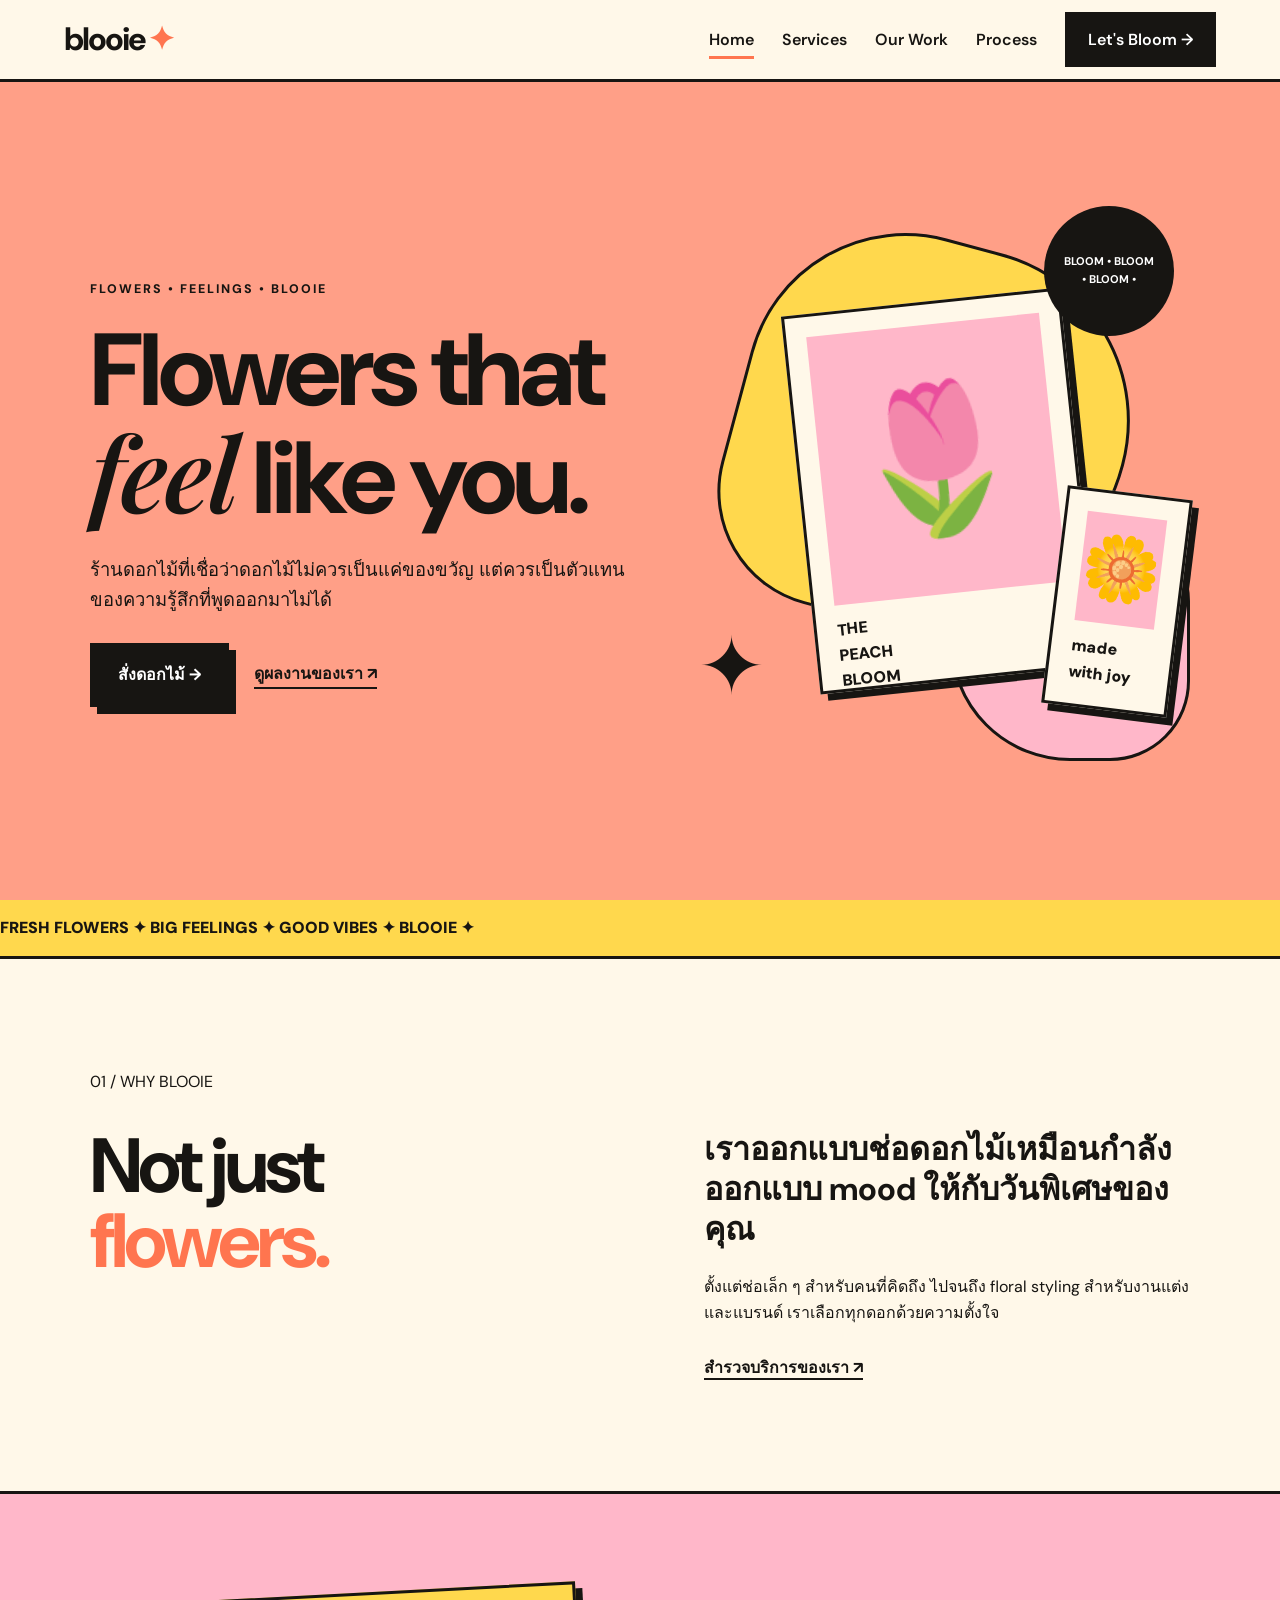
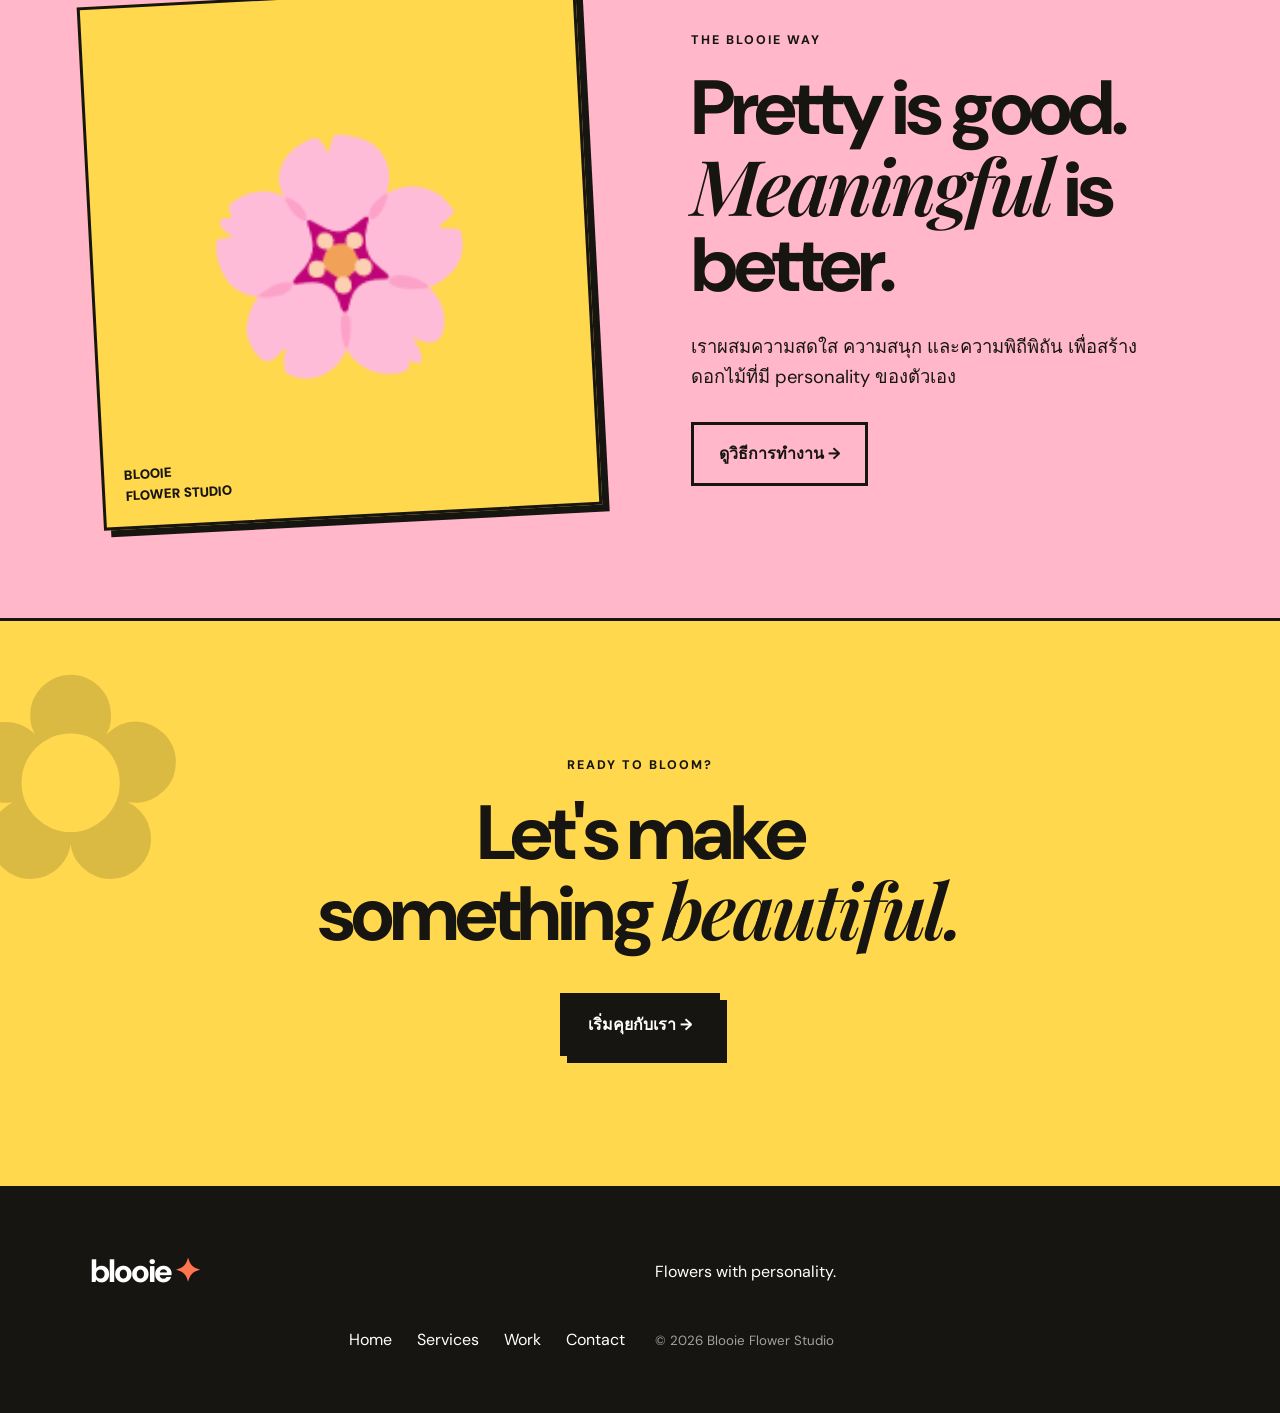
<file: index.html>
<!DOCTYPE html>
<html lang="th">
<head>
  <meta charset="UTF-8">
  <meta name="viewport" content="width=device-width, initial-scale=1.0">
  <title>Blooie — Flowers with Personality</title>
  <link rel="stylesheet" href="style.css">
</head>
<body>

<header class="navbar">
  <a href="index.html" class="logo">blooie<span>✦</span></a>

  <button class="menu-toggle" aria-label="เปิดเมนู">☰</button>

  <nav>
    <a href="index.html" class="active">Home</a>
    <a href="services.html">Services</a>
    <a href="work.html">Our Work</a>
    <a href="process.html">Process</a>
    <a href="contact.html" class="nav-cta">Let's Bloom →</a>
  </nav>
</header>

<main>

<section class="hero">
  <div class="hero-copy">
    <span class="eyebrow">FLOWERS • FEELINGS • BLOOIE</span>
    <h1>Flowers that<br><em>feel</em> like you.</h1>
    <p>
      ร้านดอกไม้ที่เชื่อว่าดอกไม้ไม่ควรเป็นแค่ของขวัญ
      แต่ควรเป็นตัวแทนของความรู้สึกที่พูดออกมาไม่ได้
    </p>

    <div class="hero-actions">
      <a href="contact.html" class="btn btn-dark">สั่งดอกไม้ →</a>
      <a href="work.html" class="text-link">ดูผลงานของเรา ↗</a>
    </div>
  </div>

  <div class="hero-art">
    <div class="blob blob-yellow"></div>
    <div class="blob blob-peach"></div>
    <div class="circle-text">BLOOM • BLOOM • BLOOM • </div>

    <div class="flower-card flower-main">
      <div class="flower-emoji">🌷</div>
      <span>THE<br>PEACH<br>BLOOM</span>
    </div>

    <div class="flower-card flower-small">
      <div class="flower-emoji">🌼</div>
      <span>made<br>with joy</span>
    </div>

    <div class="star">✦</div>
  </div>
</section>

<section class="ticker">
  <div>FRESH FLOWERS ✦ BIG FEELINGS ✦ GOOD VIBES ✦ BLOOIE ✦</div>
</section>

<section class="intro section">
  <div class="section-label">01 / WHY BLOOIE</div>
  <div class="intro-grid">
    <h2>Not just<br><span>flowers.</span></h2>
    <div>
      <p class="large-copy">
        เราออกแบบช่อดอกไม้เหมือนกำลังออกแบบ mood
        ให้กับวันพิเศษของคุณ
      </p>
      <p>
        ตั้งแต่ช่อเล็ก ๆ สำหรับคนที่คิดถึง ไปจนถึง floral styling
        สำหรับงานแต่งและแบรนด์ เราเลือกทุกดอกด้วยความตั้งใจ
      </p>
      <a href="services.html" class="arrow-link">สำรวจบริการของเรา ↗</a>
    </div>
  </div>
</section>

<section class="feature-section">
  <div class="feature-image">
    <div class="image-placeholder pink">
      <span>🌸</span>
      <small>BLOOIE<br>FLOWER STUDIO</small>
    </div>
  </div>

  <div class="feature-content">
    <span class="eyebrow">THE BLOOIE WAY</span>
    <h2>Pretty is good.<br><em>Meaningful</em> is better.</h2>
    <p>
      เราผสมความสดใส ความสนุก และความพิถีพิถัน
      เพื่อสร้างดอกไม้ที่มี personality ของตัวเอง
    </p>
    <a href="process.html" class="btn btn-outline">ดูวิธีการทำงาน →</a>
  </div>
</section>

<section class="cta-section">
  <div class="cta-shape">✿</div>
  <span class="eyebrow">READY TO BLOOM?</span>
  <h2>Let's make<br>something <em>beautiful.</em></h2>
  <a href="contact.html" class="btn btn-dark">เริ่มคุยกับเรา →</a>
</section>

</main>

<footer>
  <div class="footer-logo">blooie<span>✦</span></div>
  <p>Flowers with personality.</p>
  <div class="footer-links">
    <a href="index.html">Home</a>
    <a href="services.html">Services</a>
    <a href="work.html">Work</a>
    <a href="contact.html">Contact</a>
  </div>
  <small>© 2026 Blooie Flower Studio</small>
</footer>

<script src="script.js"></script>
</body>
</html>
</file>
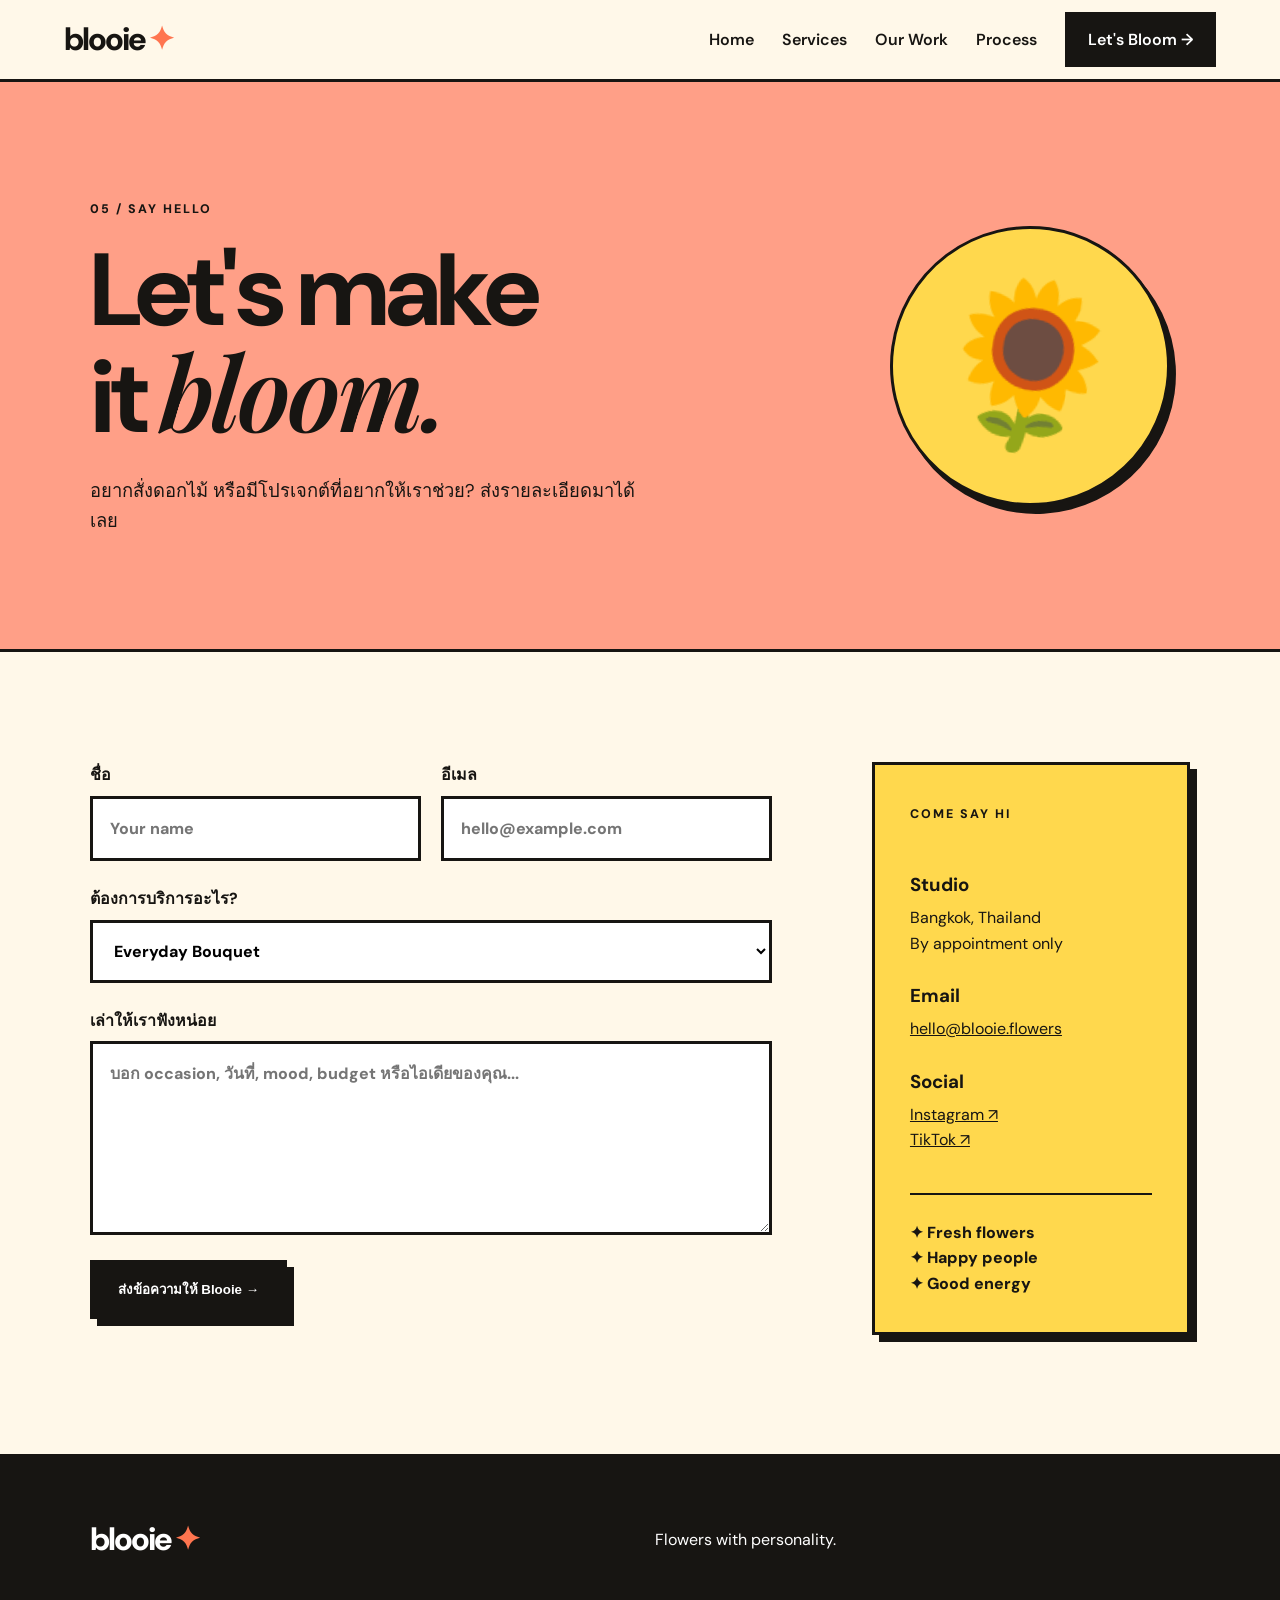
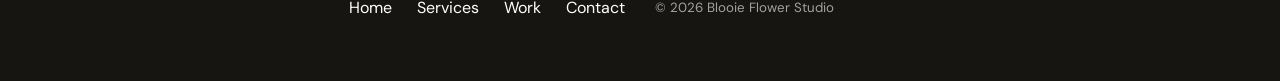
<file: contact.html>
<!DOCTYPE html>
<html lang="th">
<head>
  <meta charset="UTF-8">
  <meta name="viewport" content="width=device-width, initial-scale=1.0">
  <title>Contact — Blooie</title>
  <link rel="stylesheet" href="style.css">
</head>
<body>

<header class="navbar">
  <a href="index.html" class="logo">blooie<span>✦</span></a>
  <button class="menu-toggle">☰</button>
  <nav>
    <a href="index.html">Home</a>
    <a href="services.html">Services</a>
    <a href="work.html">Our Work</a>
    <a href="process.html">Process</a>
    <a href="contact.html" class="nav-cta active">Let's Bloom →</a>
  </nav>
</header>

<main>

<section class="contact-hero">
  <div>
    <span class="eyebrow">05 / SAY HELLO</span>
    <h1>Let's make<br>it <em>bloom.</em></h1>
    <p>
      อยากสั่งดอกไม้ หรือมีโปรเจกต์ที่อยากให้เราช่วย?
      ส่งรายละเอียดมาได้เลย
    </p>
  </div>

  <div class="contact-flower">🌻</div>
</section>

<section class="contact-section section">

  <form class="contact-form" id="contactForm">

    <div class="form-row">
      <label>
        ชื่อ
        <input type="text" name="name" placeholder="Your name" required>
      </label>

      <label>
        อีเมล
        <input type="email" name="email" placeholder="hello@example.com" required>
      </label>
    </div>

    <label>
      ต้องการบริการอะไร?
      <select name="service">
        <option>Everyday Bouquet</option>
        <option>Flower Gifting</option>
        <option>Wedding Flowers</option>
        <option>Brand & Event</option>
        <option>อื่น ๆ</option>
      </select>
    </label>

    <label>
      เล่าให้เราฟังหน่อย
      <textarea name="message" rows="6"
        placeholder="บอก occasion, วันที่, mood, budget หรือไอเดียของคุณ..."></textarea>
    </label>

    <button class="btn btn-dark" type="submit">
      ส่งข้อความให้ Blooie →
    </button>

    <p class="form-message" id="formMessage"></p>
  </form>

  <aside class="contact-info">
    <span class="eyebrow">COME SAY HI</span>

    <h3>Studio</h3>
    <p>Bangkok, Thailand<br>By appointment only</p>

    <h3>Email</h3>
    <a href="mailto:hello@blooie.flowers">hello@blooie.flowers</a>

    <h3>Social</h3>
    <a href="#">Instagram ↗</a>
    <a href="#">TikTok ↗</a>

    <div class="contact-note">
      ✦ Fresh flowers<br>
      ✦ Happy people<br>
      ✦ Good energy
    </div>
  </aside>

</section>

</main>

<footer>
  <div class="footer-logo">blooie<span>✦</span></div>
  <p>Flowers with personality.</p>
  <div class="footer-links">
    <a href="index.html">Home</a>
    <a href="services.html">Services</a>
    <a href="work.html">Work</a>
    <a href="contact.html">Contact</a>
  </div>
  <small>© 2026 Blooie Flower Studio</small>
</footer>

<script src="script.js"></script>
</body>
</html>
</file>
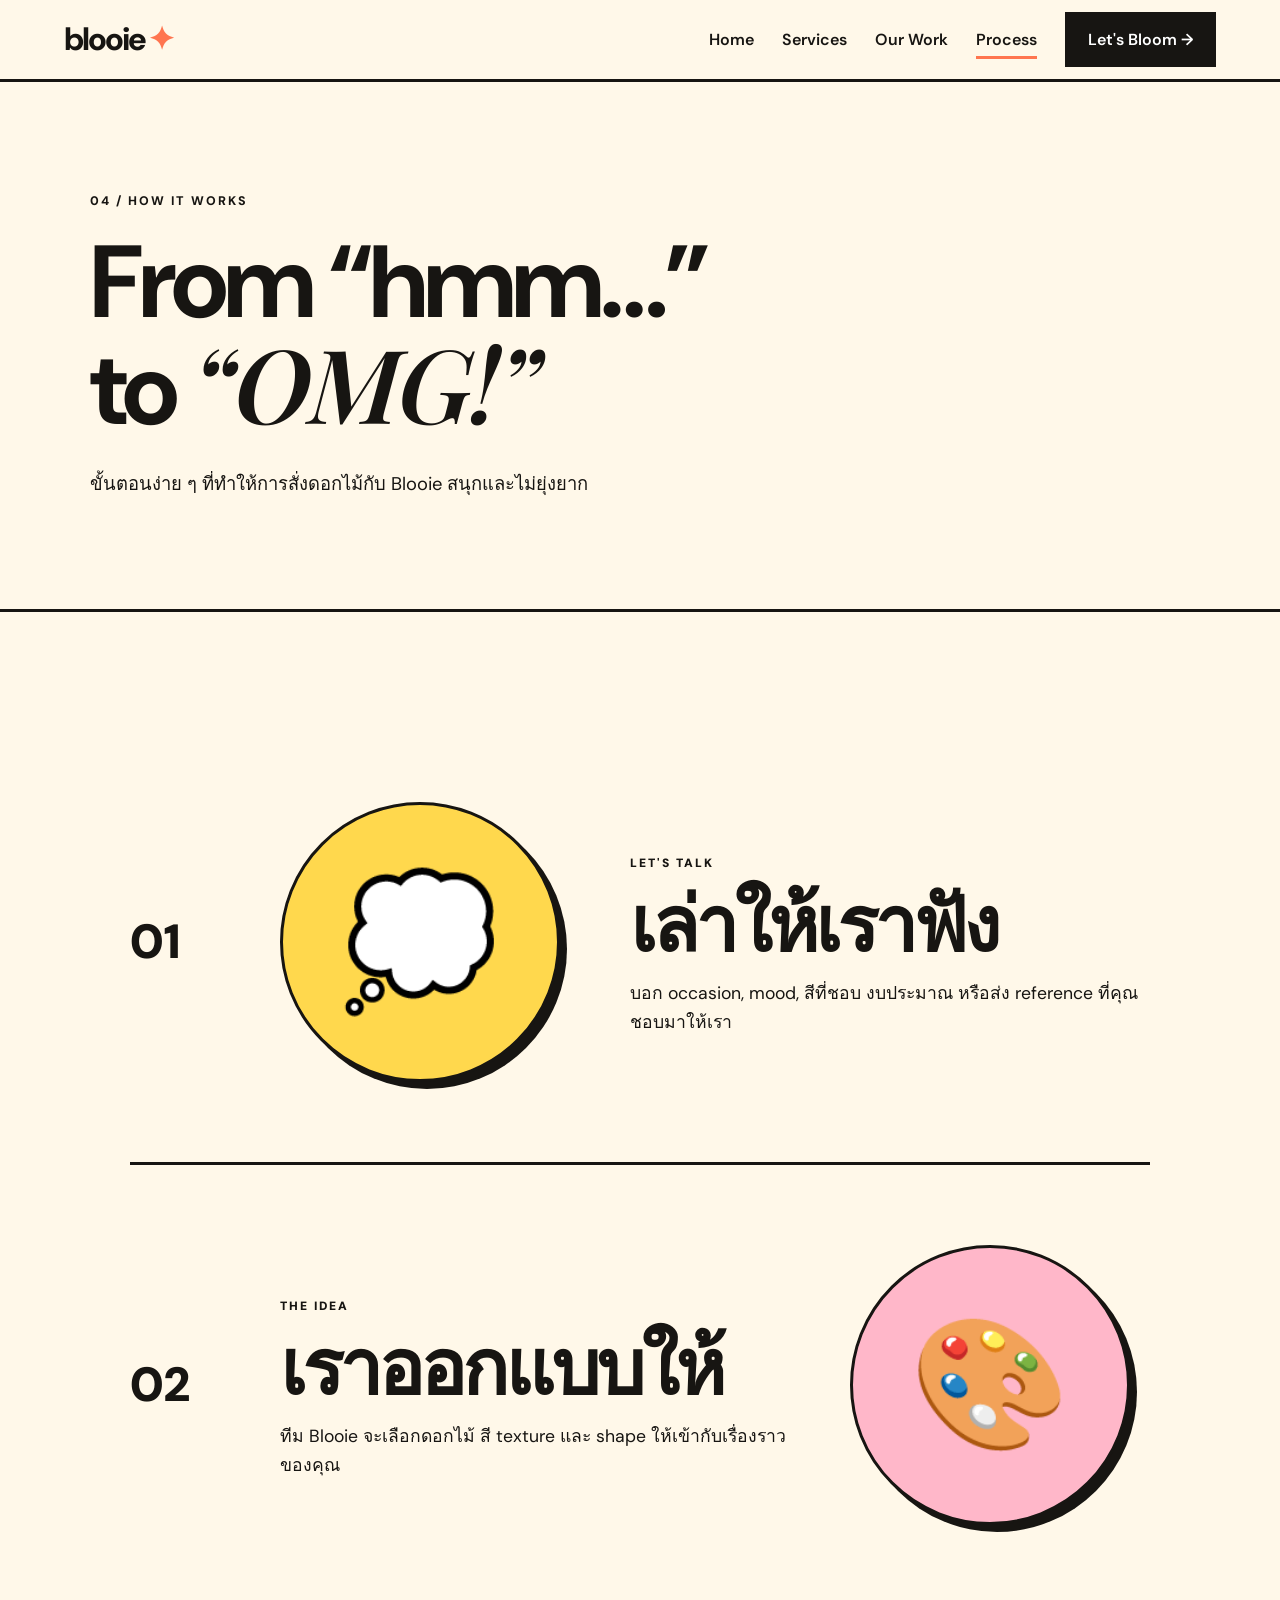
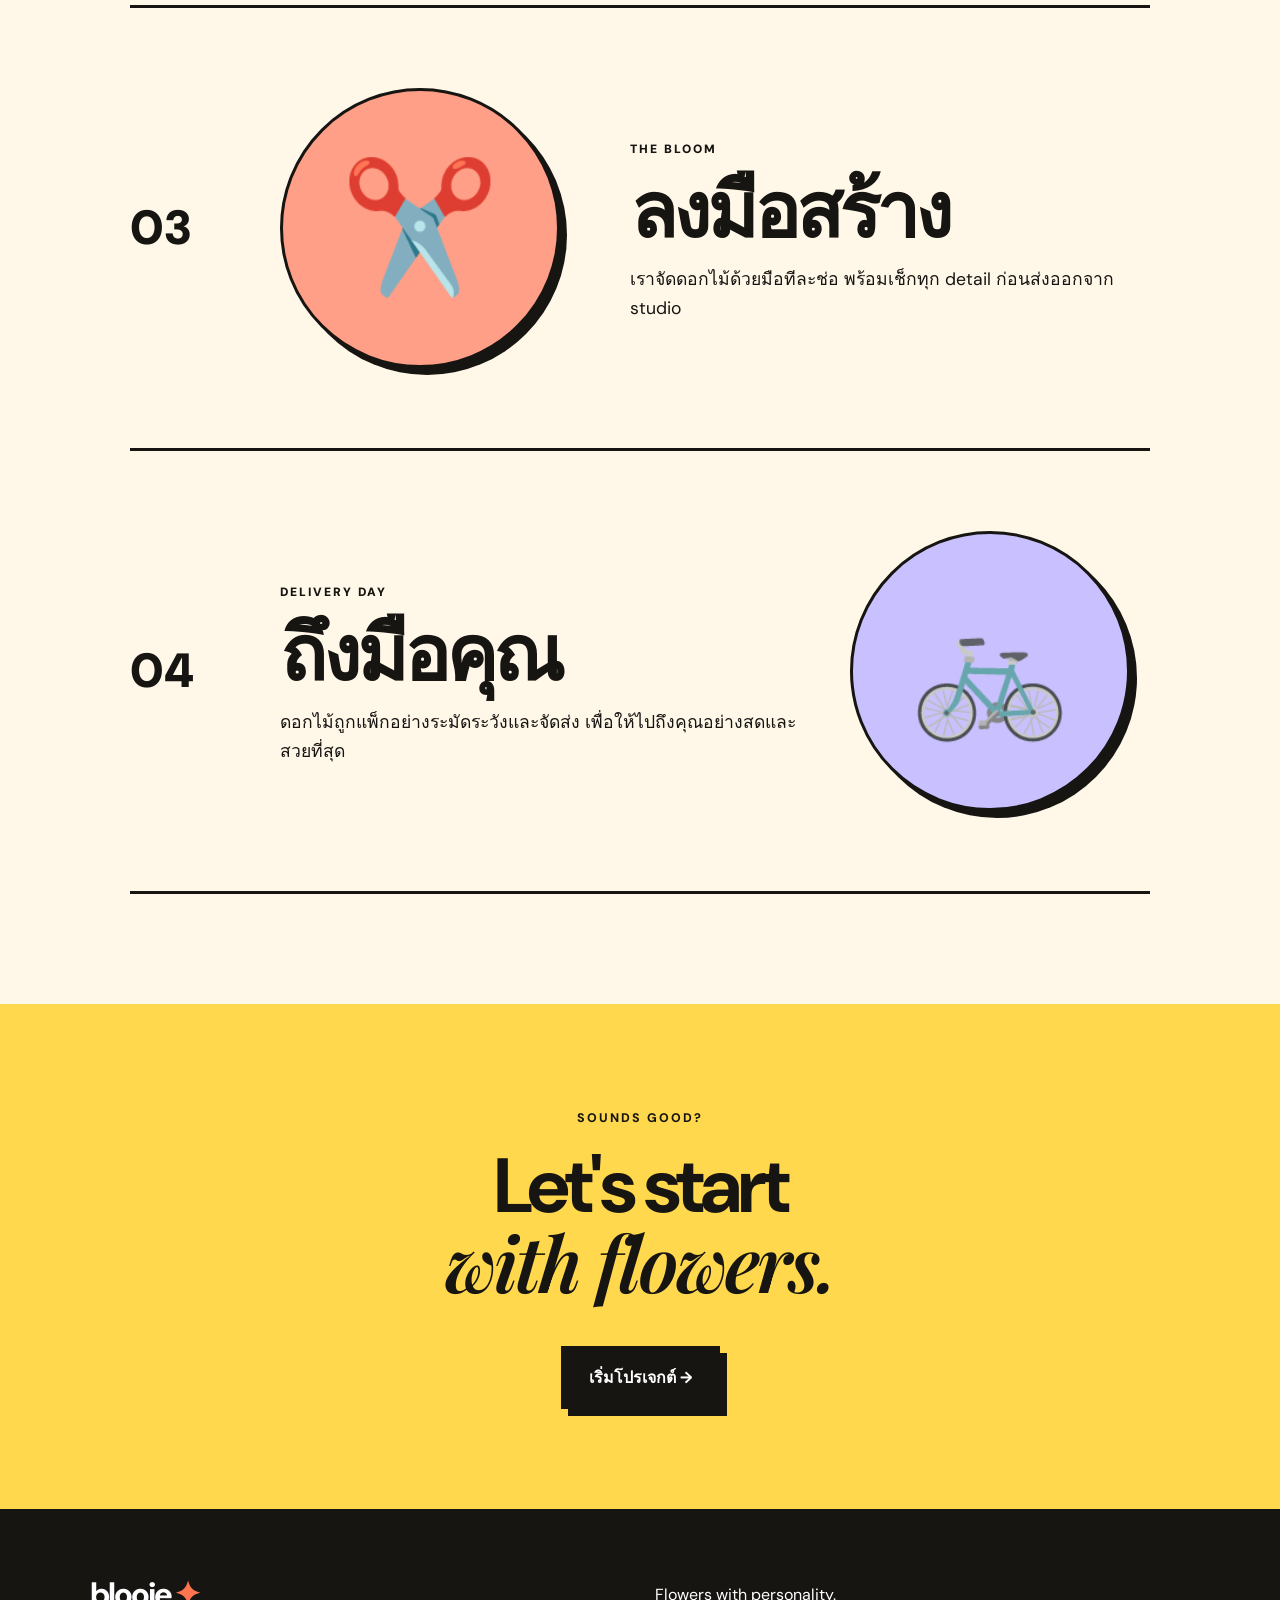
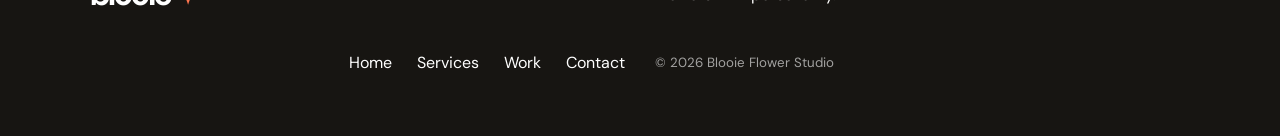
<file: process.html>
<!DOCTYPE html>
<html lang="th">
<head>
  <meta charset="UTF-8">
  <meta name="viewport" content="width=device-width, initial-scale=1.0">
  <title>Process — Blooie</title>
  <link rel="stylesheet" href="style.css">
</head>
<body>

<header class="navbar">
  <a href="index.html" class="logo">blooie<span>✦</span></a>
  <button class="menu-toggle">☰</button>
  <nav>
    <a href="index.html">Home</a>
    <a href="services.html">Services</a>
    <a href="work.html">Our Work</a>
    <a href="process.html" class="active">Process</a>
    <a href="contact.html" class="nav-cta">Let's Bloom →</a>
  </nav>
</header>

<main>

<section class="page-hero cream-bg">
  <span class="eyebrow">04 / HOW IT WORKS</span>
  <h1>From “hmm…”<br>to <em>“OMG!”</em></h1>
  <p>ขั้นตอนง่าย ๆ ที่ทำให้การสั่งดอกไม้กับ Blooie สนุกและไม่ยุ่งยาก</p>
</section>

<section class="process section">

  <div class="process-row">
    <div class="process-num">01</div>
    <div class="process-art">💭</div>
    <div class="process-copy">
      <span>LET'S TALK</span>
      <h2>เล่าให้เราฟัง</h2>
      <p>
        บอก occasion, mood, สีที่ชอบ งบประมาณ
        หรือส่ง reference ที่คุณชอบมาให้เรา
      </p>
    </div>
  </div>

  <div class="process-row reverse">
    <div class="process-num">02</div>
    <div class="process-art">🎨</div>
    <div class="process-copy">
      <span>THE IDEA</span>
      <h2>เราออกแบบให้</h2>
      <p>
        ทีม Blooie จะเลือกดอกไม้ สี texture
        และ shape ให้เข้ากับเรื่องราวของคุณ
      </p>
    </div>
  </div>

  <div class="process-row">
    <div class="process-num">03</div>
    <div class="process-art">✂️</div>
    <div class="process-copy">
      <span>THE BLOOM</span>
      <h2>ลงมือสร้าง</h2>
      <p>
        เราจัดดอกไม้ด้วยมือทีละช่อ
        พร้อมเช็กทุก detail ก่อนส่งออกจาก studio
      </p>
    </div>
  </div>

  <div class="process-row reverse">
    <div class="process-num">04</div>
    <div class="process-art">🚲</div>
    <div class="process-copy">
      <span>DELIVERY DAY</span>
      <h2>ถึงมือคุณ</h2>
      <p>
        ดอกไม้ถูกแพ็กอย่างระมัดระวังและจัดส่ง
        เพื่อให้ไปถึงคุณอย่างสดและสวยที่สุด
      </p>
    </div>
  </div>

</section>

<section class="cta-section small-cta">
  <span class="eyebrow">SOUNDS GOOD?</span>
  <h2>Let's start<br><em>with flowers.</em></h2>
  <a href="contact.html" class="btn btn-dark">เริ่มโปรเจกต์ →</a>
</section>

</main>

<footer>
  <div class="footer-logo">blooie<span>✦</span></div>
  <p>Flowers with personality.</p>
  <div class="footer-links">
    <a href="index.html">Home</a>
    <a href="services.html">Services</a>
    <a href="work.html">Work</a>
    <a href="contact.html">Contact</a>
  </div>
  <small>© 2026 Blooie Flower Studio</small>
</footer>

<script src="script.js"></script>
</body>
</html>
</file>
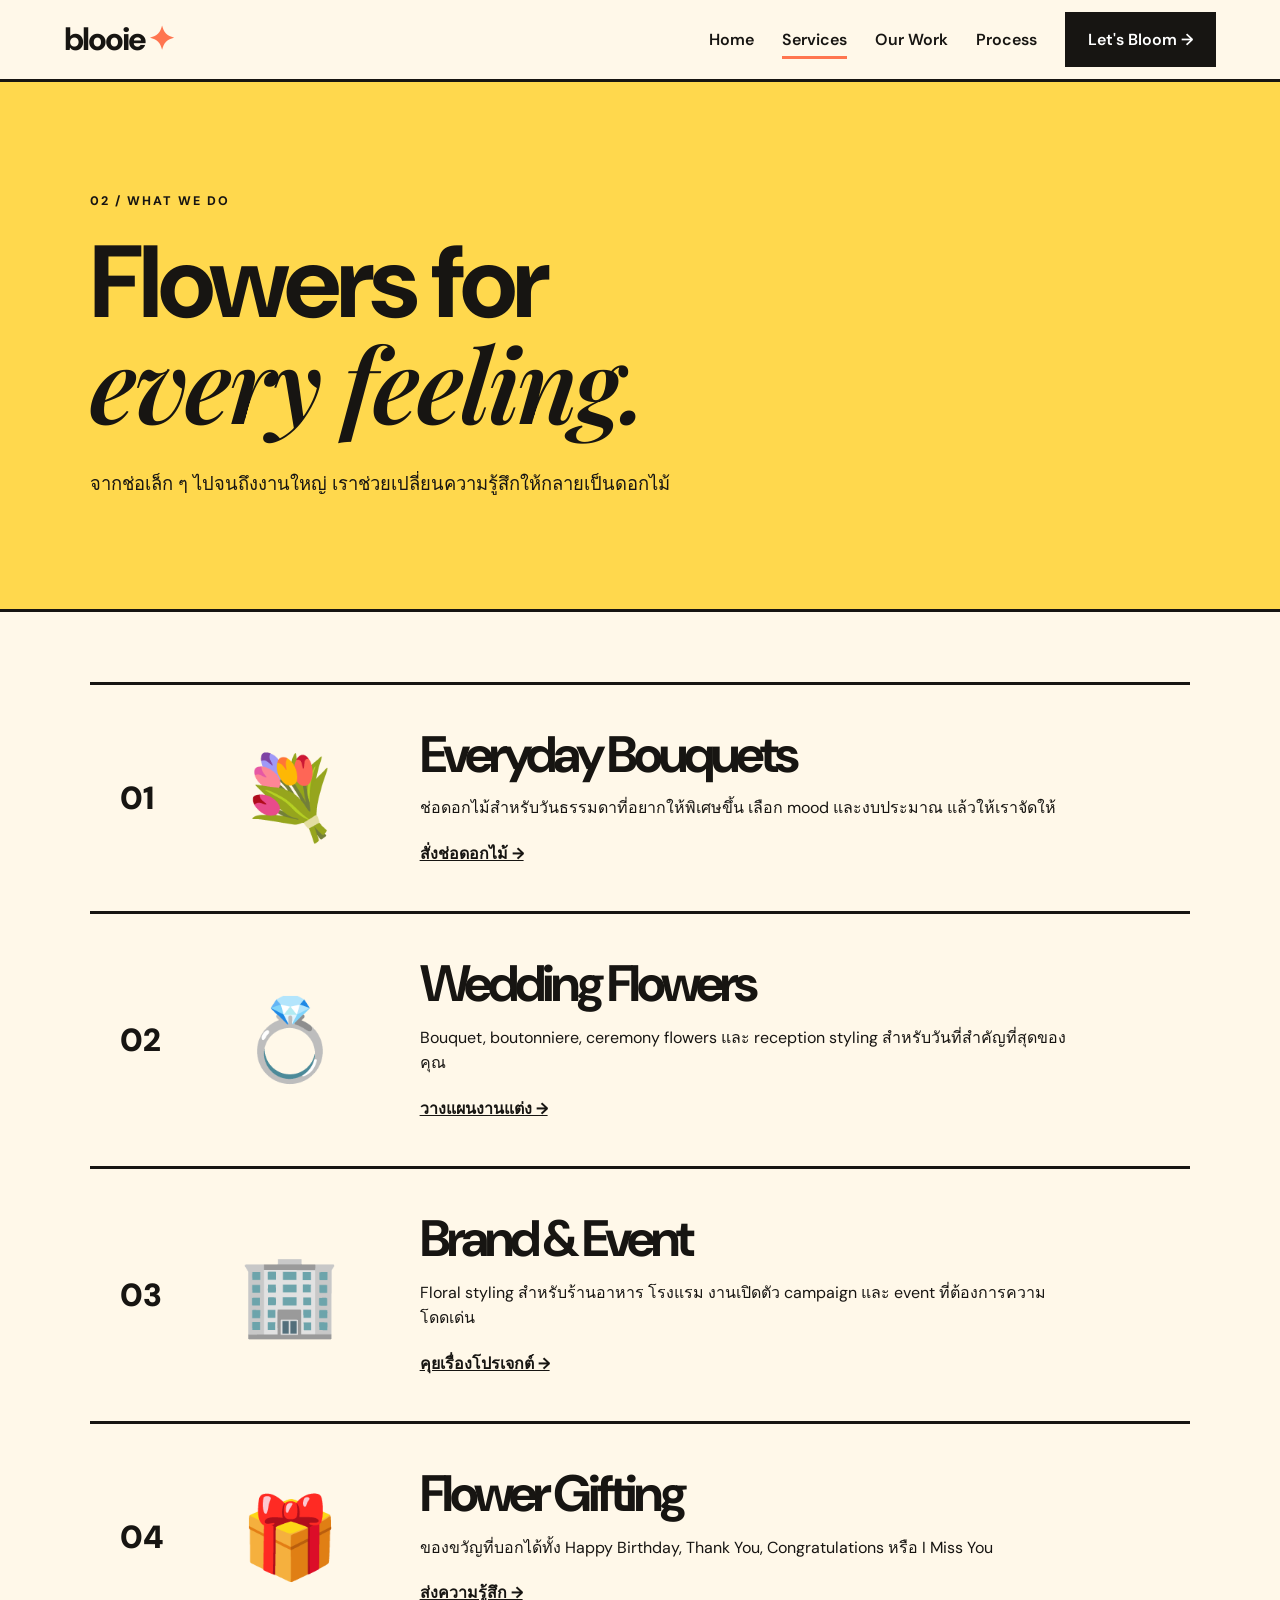
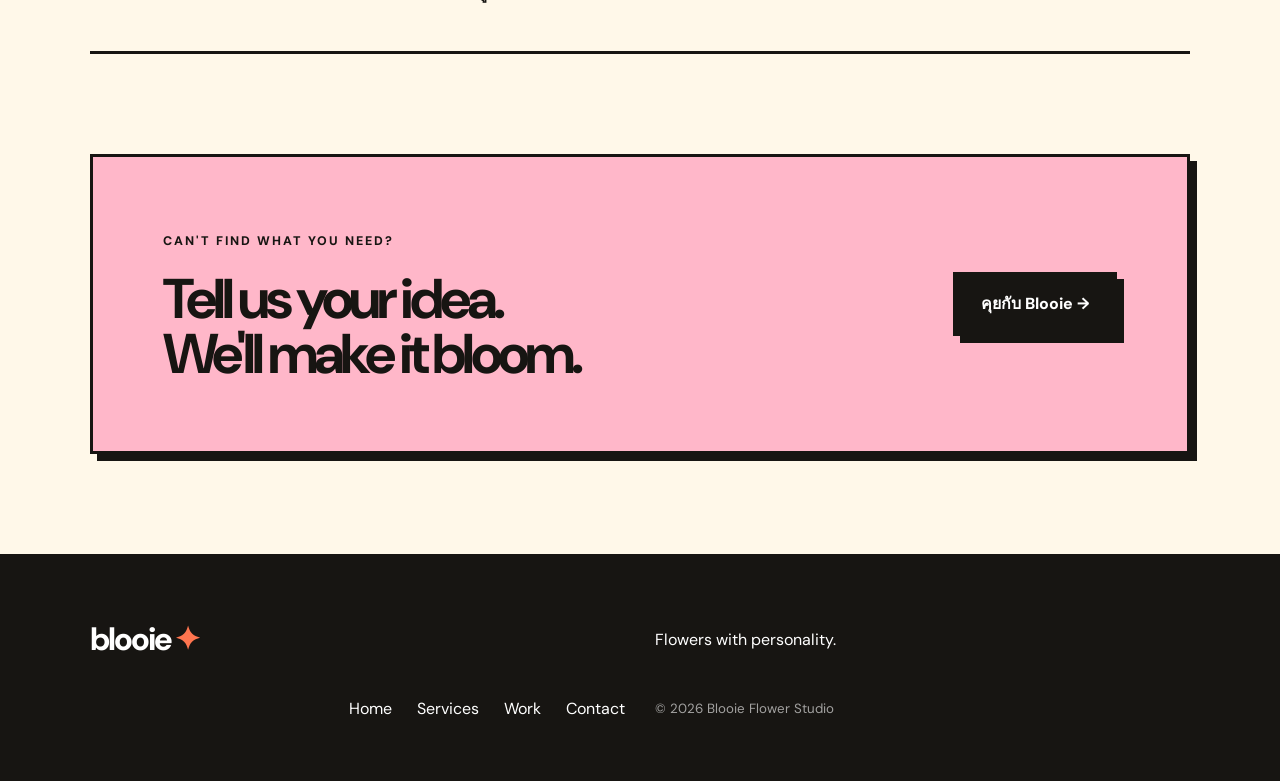
<file: services.html>
<!DOCTYPE html>
<html lang="th">
<head>
  <meta charset="UTF-8">
  <meta name="viewport" content="width=device-width, initial-scale=1.0">
  <title>Services — Blooie</title>
  <link rel="stylesheet" href="style.css">
</head>
<body>

<header class="navbar">
  <a href="index.html" class="logo">blooie<span>✦</span></a>
  <button class="menu-toggle">☰</button>
  <nav>
    <a href="index.html">Home</a>
    <a href="services.html" class="active">Services</a>
    <a href="work.html">Our Work</a>
    <a href="process.html">Process</a>
    <a href="contact.html" class="nav-cta">Let's Bloom →</a>
  </nav>
</header>

<main>

<section class="page-hero yellow-bg">
  <span class="eyebrow">02 / WHAT WE DO</span>
  <h1>Flowers for<br><em>every feeling.</em></h1>
  <p>จากช่อเล็ก ๆ ไปจนถึงงานใหญ่ เราช่วยเปลี่ยนความรู้สึกให้กลายเป็นดอกไม้</p>
</section>

<section class="services section">

  <article class="service-item">
    <div class="service-number">01</div>
    <div class="service-icon">💐</div>
    <div>
      <h2>Everyday Bouquets</h2>
      <p>
        ช่อดอกไม้สำหรับวันธรรมดาที่อยากให้พิเศษขึ้น
        เลือก mood และงบประมาณ แล้วให้เราจัดให้
      </p>
      <a href="contact.html">สั่งช่อดอกไม้ →</a>
    </div>
  </article>

  <article class="service-item peach-card">
    <div class="service-number">02</div>
    <div class="service-icon">💍</div>
    <div>
      <h2>Wedding Flowers</h2>
      <p>
        Bouquet, boutonniere, ceremony flowers และ reception styling
        สำหรับวันที่สำคัญที่สุดของคุณ
      </p>
      <a href="contact.html">วางแผนงานแต่ง →</a>
    </div>
  </article>

  <article class="service-item yellow-card">
    <div class="service-number">03</div>
    <div class="service-icon">🏢</div>
    <div>
      <h2>Brand & Event</h2>
      <p>
        Floral styling สำหรับร้านอาหาร โรงแรม งานเปิดตัว
        campaign และ event ที่ต้องการความโดดเด่น
      </p>
      <a href="contact.html">คุยเรื่องโปรเจกต์ →</a>
    </div>
  </article>

  <article class="service-item">
    <div class="service-number">04</div>
    <div class="service-icon">🎁</div>
    <div>
      <h2>Flower Gifting</h2>
      <p>
        ของขวัญที่บอกได้ทั้ง Happy Birthday, Thank You,
        Congratulations หรือ I Miss You
      </p>
      <a href="contact.html">ส่งความรู้สึก →</a>
    </div>
  </article>

</section>

<section class="mini-cta">
  <div>
    <span class="eyebrow">CAN'T FIND WHAT YOU NEED?</span>
    <h2>Tell us your idea.<br>We'll make it bloom.</h2>
  </div>
  <a href="contact.html" class="btn btn-dark">คุยกับ Blooie →</a>
</section>

</main>

<footer>
  <div class="footer-logo">blooie<span>✦</span></div>
  <p>Flowers with personality.</p>
  <div class="footer-links">
    <a href="index.html">Home</a>
    <a href="services.html">Services</a>
    <a href="work.html">Work</a>
    <a href="contact.html">Contact</a>
  </div>
  <small>© 2026 Blooie Flower Studio</small>
</footer>

<script src="script.js"></script>
</body>
</html>
</file>
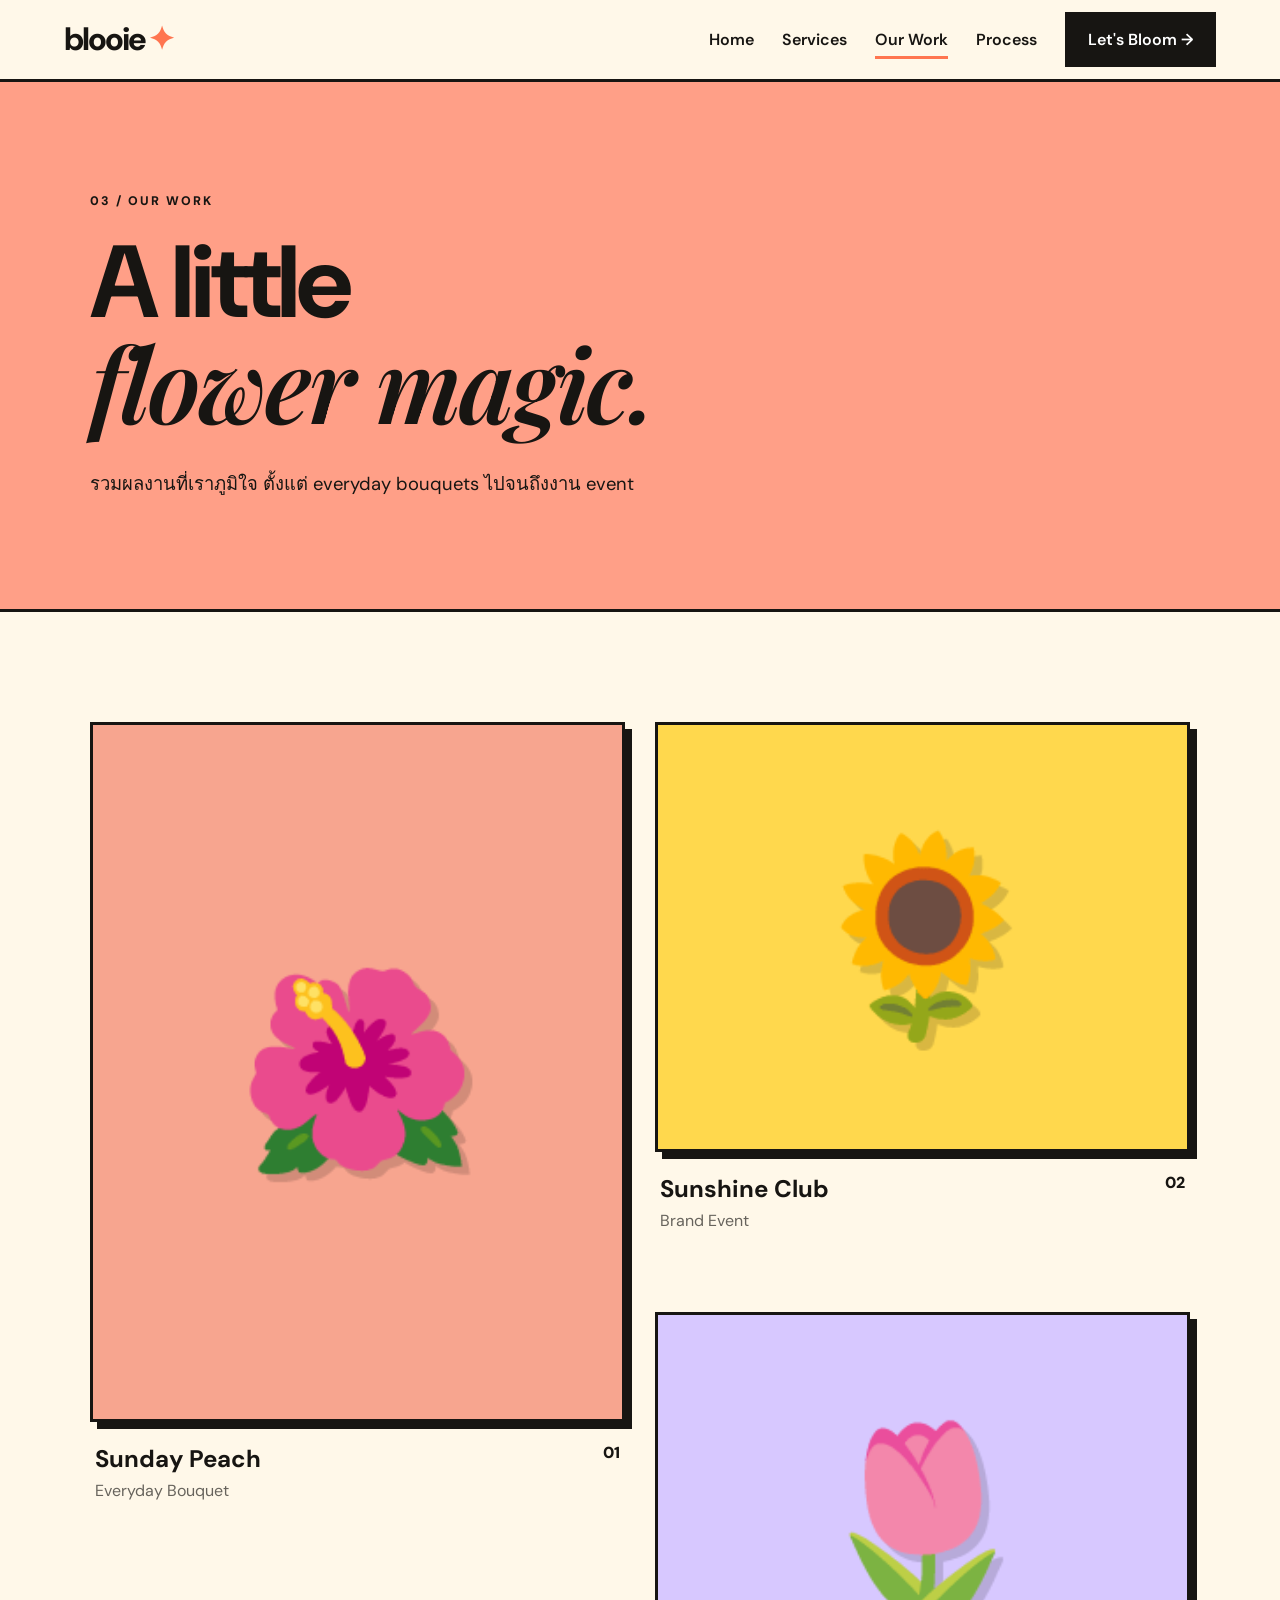
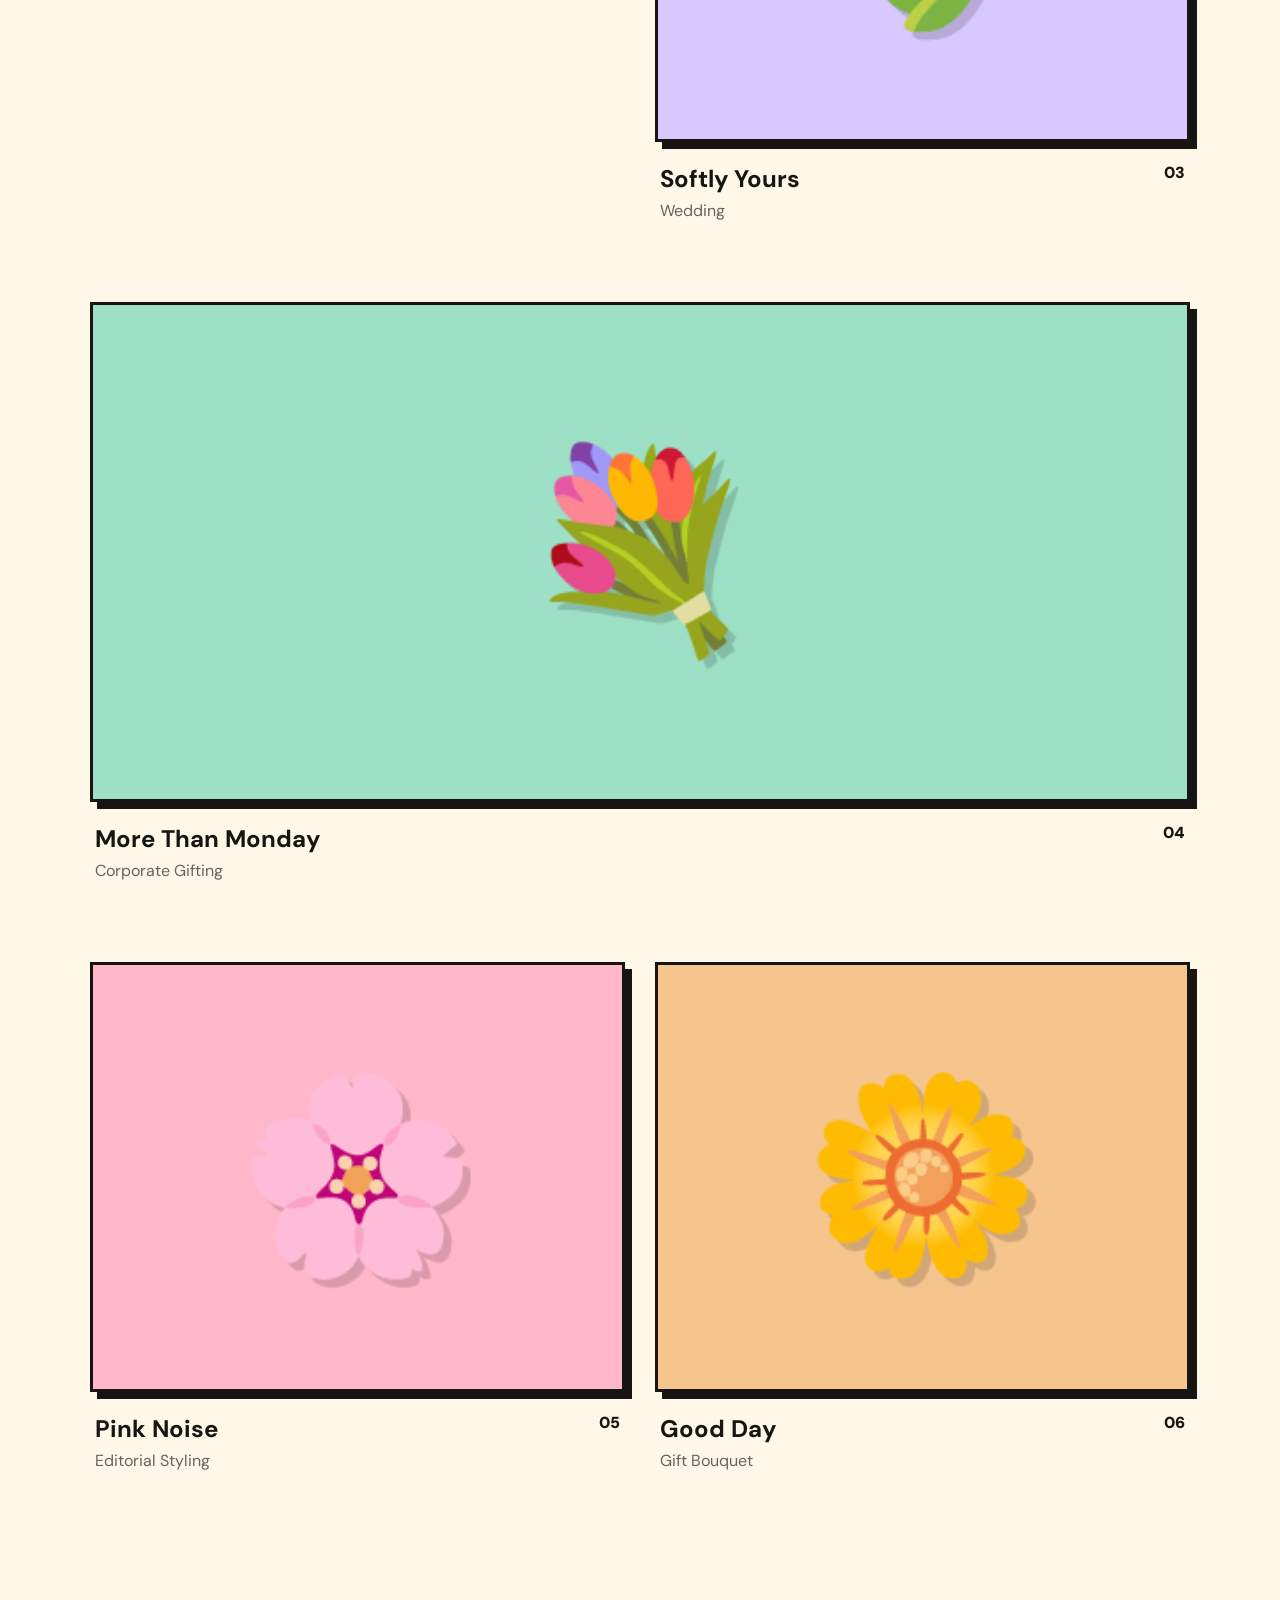
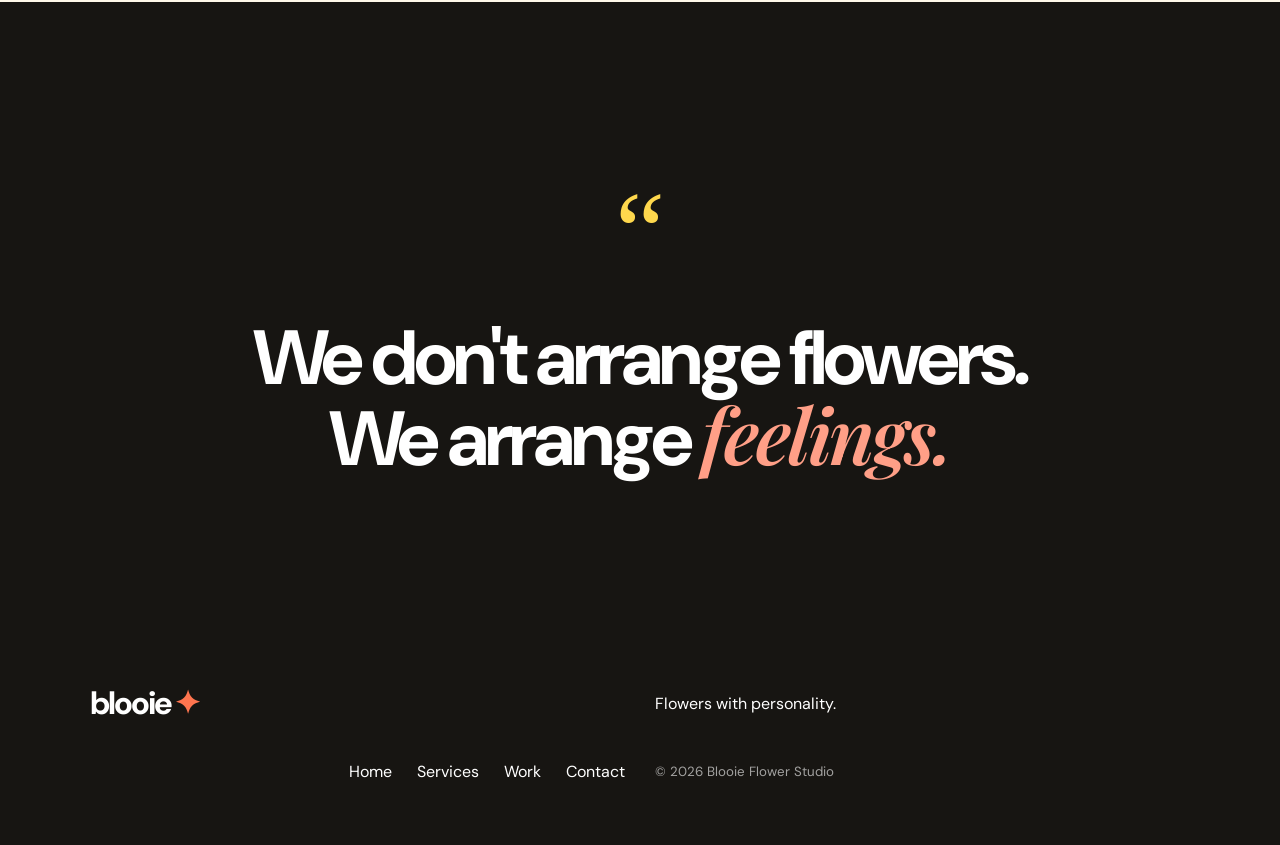
<file: work.html>
<!DOCTYPE html>
<html lang="th">
<head>
  <meta charset="UTF-8">
  <meta name="viewport" content="width=device-width, initial-scale=1.0">
  <title>Our Work — Blooie</title>
  <link rel="stylesheet" href="style.css">
</head>
<body>

<header class="navbar">
  <a href="index.html" class="logo">blooie<span>✦</span></a>
  <button class="menu-toggle">☰</button>
  <nav>
    <a href="index.html">Home</a>
    <a href="services.html">Services</a>
    <a href="work.html" class="active">Our Work</a>
    <a href="process.html">Process</a>
    <a href="contact.html" class="nav-cta">Let's Bloom →</a>
  </nav>
</header>

<main>

<section class="page-hero peach-bg">
  <span class="eyebrow">03 / OUR WORK</span>
  <h1>A little<br><em>flower magic.</em></h1>
  <p>รวมผลงานที่เราภูมิใจ ตั้งแต่ everyday bouquets ไปจนถึงงาน event</p>
</section>

<section class="gallery section">

  <article class="gallery-item tall">
    <div class="gallery-photo photo-1">
      <span>🌺</span>
    </div>
    <div class="gallery-caption">
      <div>
        <h3>Sunday Peach</h3>
        <p>Everyday Bouquet</p>
      </div>
      <span>01</span>
    </div>
  </article>

  <article class="gallery-item">
    <div class="gallery-photo photo-2">
      <span>🌻</span>
    </div>
    <div class="gallery-caption">
      <div>
        <h3>Sunshine Club</h3>
        <p>Brand Event</p>
      </div>
      <span>02</span>
    </div>
  </article>

  <article class="gallery-item">
    <div class="gallery-photo photo-3">
      <span>🌷</span>
    </div>
    <div class="gallery-caption">
      <div>
        <h3>Softly Yours</h3>
        <p>Wedding</p>
      </div>
      <span>03</span>
    </div>
  </article>

  <article class="gallery-item wide">
    <div class="gallery-photo photo-4">
      <span>💐</span>
    </div>
    <div class="gallery-caption">
      <div>
        <h3>More Than Monday</h3>
        <p>Corporate Gifting</p>
      </div>
      <span>04</span>
    </div>
  </article>

  <article class="gallery-item">
    <div class="gallery-photo photo-5">
      <span>🌸</span>
    </div>
    <div class="gallery-caption">
      <div>
        <h3>Pink Noise</h3>
        <p>Editorial Styling</p>
      </div>
      <span>05</span>
    </div>
  </article>

  <article class="gallery-item">
    <div class="gallery-photo photo-6">
      <span>🌼</span>
    </div>
    <div class="gallery-caption">
      <div>
        <h3>Good Day</h3>
        <p>Gift Bouquet</p>
      </div>
      <span>06</span>
    </div>
  </article>

</section>

<section class="quote-section">
  <span>“</span>
  <h2>We don't arrange flowers.<br>We arrange <em>feelings.</em></h2>
</section>

</main>

<footer>
  <div class="footer-logo">blooie<span>✦</span></div>
  <p>Flowers with personality.</p>
  <div class="footer-links">
    <a href="index.html">Home</a>
    <a href="services.html">Services</a>
    <a href="work.html">Work</a>
    <a href="contact.html">Contact</a>
  </div>
  <small>© 2026 Blooie Flower Studio</small>
</footer>

<script src="script.js"></script>
</body>
</html>
</file>
<file: style.css>
@import url('https://fonts.googleapis.com/css2?family=DM+Sans:wght@400;500;600;700&family=Playfair+Display:ital,wght@0,600;0,700;1,600;1,700&display=swap');

:root {
  --cream: #fff8e9;
  --peach: #ff9f87;
  --peach-light: #ffd2c5;
  --yellow: #ffd84d;
  --pink: #ffb7c9;
  --orange: #ff754f;
  --ink: #171512;
  --white: #fffdf7;
  --border: 3px solid var(--ink);
  --shadow: 7px 7px 0 var(--ink);
}

* {
  box-sizing: border-box;
  margin: 0;
  padding: 0;
}

html {
  scroll-behavior: smooth;
}

body {
  background: var(--cream);
  color: var(--ink);
  font-family: "DM Sans", sans-serif;
  line-height: 1.6;
  overflow-x: hidden;
}

a {
  color: inherit;
  text-decoration: none;
}

.navbar {
  height: 82px;
  padding: 0 5vw;
  display: flex;
  align-items: center;
  justify-content: space-between;
  border-bottom: var(--border);
  background: var(--cream);
  position: relative;
  z-index: 20;
}

.logo,
.footer-logo {
  font-size: 2rem;
  font-weight: 800;
  letter-spacing: -2px;
}

.logo span,
.footer-logo span {
  color: var(--orange);
  margin-left: 3px;
}

.navbar nav {
  display: flex;
  align-items: center;
  gap: 28px;
}

.navbar nav a {
  font-weight: 600;
  position: relative;
}

.navbar nav a:not(.nav-cta)::after {
  content: "";
  width: 0;
  height: 3px;
  background: var(--orange);
  position: absolute;
  left: 0;
  bottom: -7px;
  transition: .25s;
}

.navbar nav a:hover::after,
.navbar nav a.active:not(.nav-cta)::after {
  width: 100%;
}

.nav-cta {
  background: var(--ink);
  color: white;
  padding: 12px 20px;
  border: var(--border);
  transition: .25s;
}

.nav-cta:hover {
  background: var(--orange);
  transform: translateY(-3px);
}

.menu-toggle {
  display: none;
  border: 0;
  background: transparent;
  font-size: 1.7rem;
  cursor: pointer;
}

h1,
h2 {
  line-height: .98;
  letter-spacing: -4px;
}

h1 {
  font-size: clamp(4rem, 8vw, 8rem);
}

h2 {
  font-size: clamp(3rem, 6vw, 6rem);
}

h1 em,
h2 em {
  font-family: "Playfair Display", serif;
  font-weight: 600;
  letter-spacing: -3px;
}

.eyebrow {
  display: inline-block;
  font-size: .78rem;
  font-weight: 800;
  letter-spacing: 2px;
  margin-bottom: 20px;
}

.section {
  padding: 110px 7vw;
}

.btn {
  display: inline-block;
  padding: 16px 25px;
  font-weight: 800;
  border: var(--border);
  transition: .25s;
}

.btn-dark {
  background: var(--ink);
  color: white;
  box-shadow: var(--shadow);
}

.btn-dark:hover {
  background: var(--orange);
  color: var(--ink);
  transform: translate(4px, 4px);
  box-shadow: 3px 3px 0 var(--ink);
}

.btn-outline {
  background: transparent;
}

.btn-outline:hover {
  background: var(--yellow);
}

.text-link,
.arrow-link {
  font-weight: 800;
  border-bottom: 2px solid var(--ink);
}

.hero {
  min-height: calc(100vh - 82px);
  padding: 70px 7vw;
  display: grid;
  grid-template-columns: 1fr 1fr;
  align-items: center;
  gap: 30px;
  background: var(--peach);
  position: relative;
  overflow: hidden;
}

.hero-copy {
  position: relative;
  z-index: 3;
}

.hero-copy p {
  max-width: 550px;
  margin: 28px 0;
  font-size: 1.15rem;
}

.hero-actions {
  display: flex;
  gap: 25px;
  align-items: center;
  flex-wrap: wrap;
}

.hero-art {
  min-height: 600px;
  position: relative;
}

.blob {
  position: absolute;
  border: var(--border);
}

.blob-yellow {
  width: 390px;
  height: 390px;
  background: var(--yellow);
  border-radius: 48% 52% 65% 35%;
  top: 50px;
  left: 15%;
  transform: rotate(15deg);
}

.blob-peach {
  width: 240px;
  height: 240px;
  background: var(--pink);
  border-radius: 60% 40% 40% 60%;
  right: 0;
  bottom: 30px;
}

.flower-card {
  position: absolute;
  background: var(--cream);
  border: var(--border);
  box-shadow: var(--shadow);
  padding: 20px;
  z-index: 3;
}

.flower-main {
  width: 280px;
  height: 380px;
  top: 110px;
  left: 27%;
  transform: rotate(-6deg);
}

.flower-small {
  right: 2%;
  bottom: 80px;
  transform: rotate(7deg);
}

.flower-emoji {
  height: 270px;
  display: grid;
  place-items: center;
  font-size: 9rem;
  background: var(--pink);
}

.flower-card span {
  display: block;
  font-weight: 900;
  margin-top: 12px;
}

.flower-small .flower-emoji {
  height: 110px;
  font-size: 4rem;
}

.circle-text {
  position: absolute;
  right: 3%;
  top: 15px;
  width: 130px;
  height: 130px;
  border-radius: 50%;
  background: var(--ink);
  color: white;
  display: grid;
  place-items: center;
  font-size: .7rem;
  font-weight: bold;
  text-align: center;
  padding: 20px;
  z-index: 5;
}

.star {
  position: absolute;
  font-size: 5rem;
  z-index: 6;
  bottom: 10%;
  left: 8%;
  animation: float 3s ease-in-out infinite;
}

@keyframes float {
  50% { transform: translateY(-15px) rotate(10deg); }
}

.ticker {
  border-bottom: var(--border);
  overflow: hidden;
  background: var(--yellow);
  padding: 15px 0;
  font-weight: 900;
  white-space: nowrap;
}

.ticker div {
  animation: ticker 18s linear infinite;
}

@keyframes ticker {
  to { transform: translateX(-50%); }
}

.intro-grid {
  display: grid;
  grid-template-columns: 1fr 1fr;
  gap: 10vw;
  margin-top: 35px;
}

.intro-grid h2 span {
  color: var(--orange);
}

.large-copy {
  font-size: 2rem;
  font-weight: 700;
  line-height: 1.25;
  margin-bottom: 25px;
}

.intro-grid p:not(.large-copy) {
  max-width: 550px;
  margin-bottom: 30px;
}

.feature-section {
  padding: 100px 7vw;
  display: grid;
  grid-template-columns: 1fr 1fr;
  gap: 8vw;
  align-items: center;
  background: var(--pink);
  border-top: var(--border);
  border-bottom: var(--border);
}

.image-placeholder {
  aspect-ratio: 1 / 1.05;
  border: var(--border);
  box-shadow: var(--shadow);
  display: flex;
  align-items: center;
  justify-content: center;
  position: relative;
  transform: rotate(-3deg);
}

.image-placeholder.pink {
  background: var(--yellow);
}

.image-placeholder span {
  font-size: 14rem;
}

.image-placeholder small {
  position: absolute;
  bottom: 20px;
  left: 20px;
  font-weight: 900;
}

.feature-content p {
  max-width: 550px;
  font-size: 1.15rem;
  margin: 30px 0;
}

.cta-section {
  padding: 130px 7vw;
  text-align: center;
  background: var(--yellow);
  position: relative;
  overflow: hidden;
}

.cta-section h2 {
  margin-bottom: 40px;
}

.cta-shape {
  position: absolute;
  font-size: 18rem;
  left: -50px;
  top: -70px;
  opacity: .15;
}

.page-hero {
  padding: 110px 7vw;
  min-height: 530px;
  display: flex;
  flex-direction: column;
  justify-content: center;
  border-bottom: var(--border);
}

.page-hero p {
  max-width: 600px;
  margin-top: 30px;
  font-size: 1.15rem;
}

.yellow-bg { background: var(--yellow); }
.peach-bg { background: var(--peach); }
.cream-bg { background: var(--cream); }

.services {
  padding-top: 70px;
  padding-bottom: 70px;
}

.service-item {
  display: grid;
  grid-template-columns: 90px 150px 1fr;
  align-items: center;
  gap: 30px;
  padding: 45px 30px;
  border-top: var(--border);
  transition: .3s;
}

.service-item:last-child {
  border-bottom: var(--border);
}

.service-item:hover {
  background: var(--yellow);
  padding-left: 45px;
}

.service-item h2 {
  font-size: clamp(2rem, 4vw, 4rem);
  margin-bottom: 15px;
}

.service-item p {
  max-width: 650px;
  margin-bottom: 20px;
}

.service-item a {
  font-weight: 800;
  text-decoration: underline;
}

.service-number {
  font-size: 2rem;
  font-weight: 900;
}

.service-icon {
  font-size: 5rem;
}

.peach-card:hover { background: var(--peach-light); }
.yellow-card:hover { background: var(--yellow); }

.mini-cta {
  margin: 30px 7vw 100px;
  padding: 70px;
  background: var(--pink);
  border: var(--border);
  box-shadow: var(--shadow);
  display: flex;
  align-items: center;
  justify-content: space-between;
  gap: 30px;
}

.mini-cta h2 {
  font-size: 3.5rem;
}

.gallery {
  display: grid;
  grid-template-columns: repeat(2, 1fr);
  gap: 60px 30px;
}

.gallery-item {
  transition: .3s;
}

.gallery-item:hover {
  transform: translateY(-10px);
}

.gallery-item.tall {
  grid-row: span 2;
}

.gallery-item.wide {
  grid-column: span 2;
}

.gallery-photo {
  min-height: 430px;
  border: var(--border);
  box-shadow: var(--shadow);
  display: grid;
  place-items: center;
}

.tall .gallery-photo {
  min-height: 700px;
}

.wide .gallery-photo {
  min-height: 500px;
}

.gallery-photo span {
  font-size: 12rem;
  filter: drop-shadow(8px 8px 0 rgba(0,0,0,.15));
}

.photo-1 { background: #f7a58f; }
.photo-2 { background: var(--yellow); }
.photo-3 { background: #d7c8ff; }
.photo-4 { background: #9de0c5; }
.photo-5 { background: var(--pink); }
.photo-6 { background: #f5c58d; }

.gallery-caption {
  display: flex;
  justify-content: space-between;
  padding: 18px 5px;
}

.gallery-caption h3 {
  font-size: 1.5rem;
}

.gallery-caption p {
  opacity: .65;
}

.gallery-caption > span {
  font-weight: 900;
}

.quote-section {
  padding: 140px 7vw;
  background: var(--ink);
  color: white;
  text-align: center;
}

.quote-section > span {
  font-family: serif;
  color: var(--yellow);
  font-size: 7rem;
}

.quote-section h2 {
  font-size: clamp(3rem, 6vw, 6rem);
}

.quote-section em {
  color: var(--peach);
}

.process {
  max-width: 1200px;
  margin: auto;
}

.process-row {
  display: grid;
  grid-template-columns: 100px 300px 1fr;
  gap: 50px;
  align-items: center;
  padding: 80px 0;
  border-bottom: var(--border);
}

.process-row.reverse {
  grid-template-columns: 100px 1fr 300px;
}

.process-row.reverse .process-art {
  order: 3;
}

.process-row.reverse .process-copy {
  order: 2;
}

.process-num {
  font-size: 3rem;
  font-weight: 900;
}

.process-art {
  width: 280px;
  height: 280px;
  border: var(--border);
  box-shadow: var(--shadow);
  display: grid;
  place-items: center;
  font-size: 8rem;
  background: var(--yellow);
  border-radius: 50%;
}

.process-row:nth-child(2) .process-art { background: var(--pink); }
.process-row:nth-child(3) .process-art { background: var(--peach); }
.process-row:nth-child(4) .process-art { background: #c9c1ff; }

.process-copy > span {
  font-size: .75rem;
  font-weight: 900;
  letter-spacing: 2px;
}

.process-copy h2 {
  margin: 15px 0;
}

.process-copy p {
  max-width: 550px;
  font-size: 1.1rem;
}

.small-cta {
  padding: 100px 7vw;
}

.contact-hero {
  min-height: 570px;
  padding: 100px 7vw;
  background: var(--peach);
  display: grid;
  grid-template-columns: 1fr 300px;
  align-items: center;
  border-bottom: var(--border);
  position: relative;
  overflow: hidden;
}

.contact-hero p {
  max-width: 570px;
  margin-top: 30px;
  font-size: 1.15rem;
}

.contact-flower {
  width: 280px;
  height: 280px;
  border: var(--border);
  box-shadow: var(--shadow);
  background: var(--yellow);
  border-radius: 50%;
  display: grid;
  place-items: center;
  font-size: 10rem;
  transform: rotate(8deg);
}

.contact-section {
  display: grid;
  grid-template-columns: 1.5fr .7fr;
  gap: 100px;
}

.contact-form {
  display: flex;
  flex-direction: column;
  gap: 25px;
}

.form-row {
  display: grid;
  grid-template-columns: 1fr 1fr;
  gap: 20px;
}

label {
  font-weight: 800;
  display: flex;
  flex-direction: column;
  gap: 8px;
}

input,
textarea,
select {
  width: 100%;
  border: var(--border);
  background: white;
  padding: 17px;
  font: inherit;
  outline: none;
}

input:focus,
textarea:focus,
select:focus {
  background: var(--yellow);
}

textarea {
  resize: vertical;
}

.contact-form .btn {
  cursor: pointer;
  align-self: flex-start;
}

.form-message {
  font-weight: 800;
  color: #17834b;
}

.contact-info {
  padding: 35px;
  background: var(--yellow);
  border: var(--border);
  box-shadow: var(--shadow);
  height: max-content;
}

.contact-info h3 {
  margin-top: 25px;
  margin-bottom: 5px;
}

.contact-info > a {
  display: block;
  text-decoration: underline;
}

.contact-note {
  margin-top: 40px;
  padding-top: 25px;
  border-top: 2px solid var(--ink);
  font-weight: 800;
}

footer {
  padding: 60px 7vw;
  background: var(--ink);
  color: white;
  display: grid;
  grid-template-columns: 1fr 1fr;
  gap: 30px;
  align-items: center;
}

footer .footer-logo {
  color: white;
}

.footer-links {
  display: flex;
  justify-content: flex-end;
  gap: 25px;
  flex-wrap: wrap;
}

.footer-links a:hover {
  color: var(--yellow);
}

footer small {
  opacity: .6;
}

/* Responsive */

@media (max-width: 850px) {

  .navbar {
    height: 72px;
  }

  .menu-toggle {
    display: block;
  }

  .navbar nav {
    position: absolute;
    left: 0;
    right: 0;
    top: 72px;
    background: var(--cream);
    border-bottom: var(--border);
    display: none;
    flex-direction: column;
    align-items: stretch;
    padding: 25px 7vw;
    gap: 20px;
  }

  .navbar nav.open {
    display: flex;
  }

  .navbar nav a {
    padding: 8px 0;
  }

  .hero,
  .feature-section,
  .intro-grid,
  .contact-section {
    grid-template-columns: 1fr;
  }

  .hero {
    padding-top: 60px;
  }

  .hero-art {
    min-height: 500px;
  }

  .hero h1 {
    font-size: clamp(3.5rem, 16vw, 6rem);
  }

  .flower-main {
    left: 15%;
  }

  .feature-content {
    padding-top: 30px;
  }

  .service-item {
    grid-template-columns: 60px 90px 1fr;
    gap: 15px;
  }

  .service-icon {
    font-size: 3.5rem;
  }

  .mini-cta {
    flex-direction: column;
    align-items: flex-start;
    padding: 45px 30px;
  }

  .gallery {
    grid-template-columns: 1fr;
  }

  .gallery-item.tall,
  .gallery-item.wide {
    grid-row: auto;
    grid-column: auto;
  }

  .tall .gallery-photo,
  .wide .gallery-photo {
    min-height: 430px;
  }

  .process-row,
  .process-row.reverse {
    grid-template-columns: 70px 1fr;
    gap: 20px;
  }

  .process-row.reverse .process-art,
  .process-row.reverse .process-copy {
    order: initial;
  }

  .process-art {
    width: 220px;
    height: 220px;
    grid-column: 2;
  }

  .process-copy {
    grid-column: 2;
  }

  .process-num {
    grid-column: 1;
    grid-row: 1 / span 3;
    align-self: start;
  }

  .contact-hero {
    grid-template-columns: 1fr;
  }

  .contact-flower {
    margin: 30px auto 0;
  }

  footer {
    grid-template-columns: 1fr;
  }

  .footer-links {
    justify-content: flex-start;
  }
}

@media (max-width: 550px) {

  .section,
  .page-hero,
  .hero,
  .feature-section,
  .contact-hero {
    padding-left: 6vw;
    padding-right: 6vw;
  }

  h1 {
    letter-spacing: -2px;
  }

  h2 {
    letter-spacing: -2px;
  }

  .hero-art {
    min-height: 410px;
  }

  .blob-yellow {
    width: 270px;
    height: 270px;
  }

  .flower-main {
    width: 210px;
    height: 290px;
    left: 10%;
  }

  .flower-emoji {
    height: 195px;
    font-size: 6rem;
  }

  .flower-small {
    right: 0;
  }

  .circle-text {
    width: 90px;
    height: 90px;
    font-size: .55rem;
  }

  .form-row {
    grid-template-columns: 1fr;
  }

  .service-item {
    grid-template-columns: 45px 1fr;
  }

  .service-item .service-icon {
    grid-column: 2;
  }

  .service-item > div:last-child {
    grid-column: 2;
  }

  .process-row,
  .process-row.reverse {
    grid-template-columns: 45px 1fr;
  }

  .process-art {
    width: 180px;
    height: 180px;
    font-size: 5rem;
  }
}
</file>
